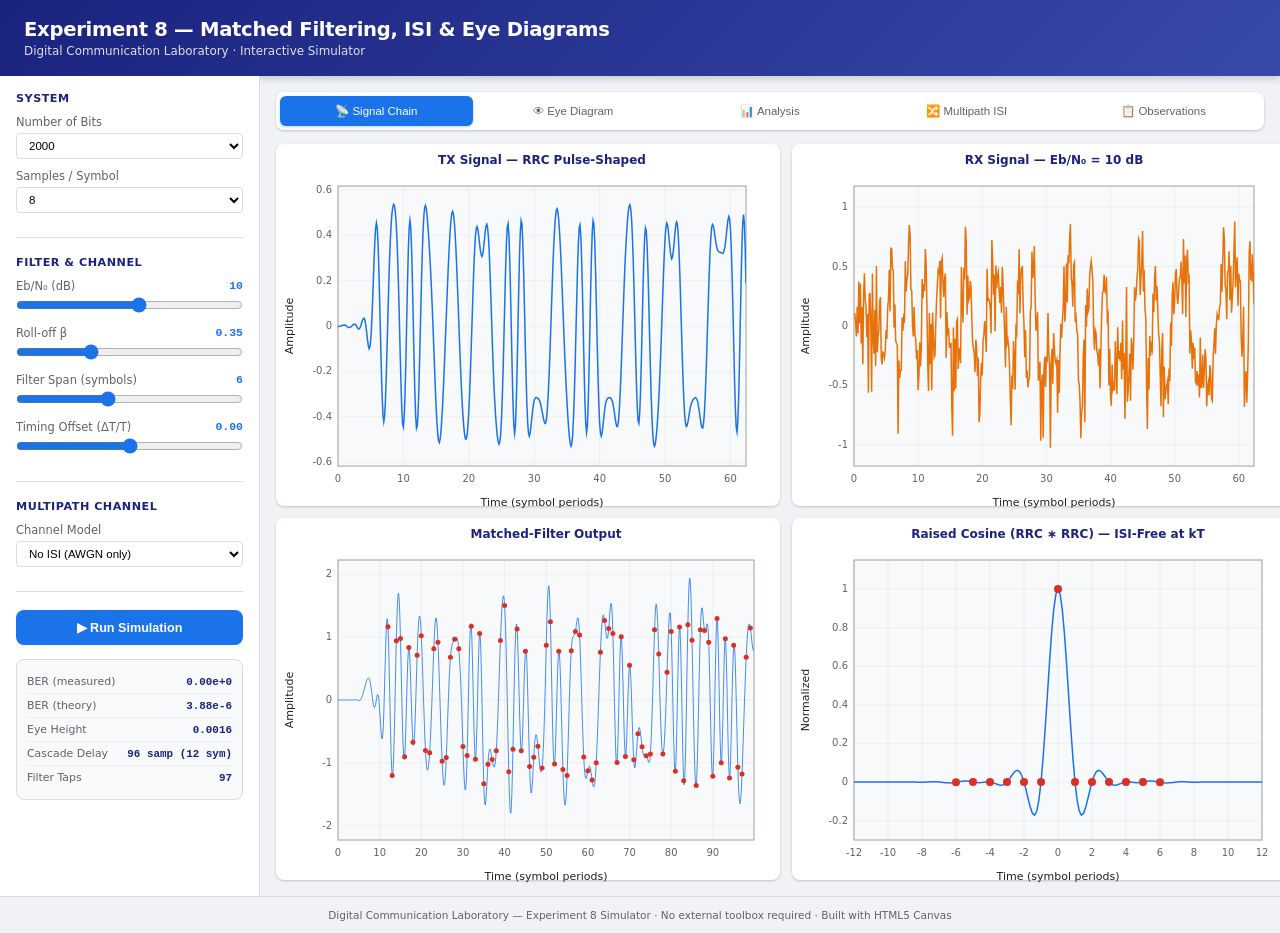
<file: index.html>
<!DOCTYPE html>
<html lang="en">
<head>
    <meta charset="UTF-8">
    <meta name="viewport" content="width=device-width, initial-scale=1.0">
    <title>Experiment 8 — Matched Filtering, ISI &amp; Eye Diagrams Simulator</title>
    <link rel="stylesheet" href="style.css">
</head>
<body>

<header class="header">
    <div class="header-content">
        <h1>Experiment 8 — Matched Filtering, ISI &amp; Eye Diagrams</h1>
        <p>Digital Communication Laboratory · Interactive Simulator</p>
    </div>
</header>

<main class="simulator">
    <!-- ===== Controls Panel ===== -->
    <aside class="controls" id="controls">
        <div class="control-group">
            <h3>System</h3>
            <label>
                Number of Bits
                <select id="numBits">
                    <option value="500">500</option>
                    <option value="1000">1000</option>
                    <option value="2000" selected>2000</option>
                    <option value="5000">5000</option>
                </select>
            </label>
            <label>
                Samples / Symbol
                <select id="sps">
                    <option value="4">4</option>
                    <option value="8" selected>8</option>
                    <option value="16">16</option>
                </select>
            </label>
        </div>

        <div class="control-group">
            <h3>Filter &amp; Channel</h3>
            <label>
                Eb/N₀ (dB) <span id="snrVal">10</span>
                <input type="range" id="snr" min="-2" max="20" step="0.5" value="10">
            </label>
            <label>
                Roll-off β <span id="betaVal">0.35</span>
                <input type="range" id="beta" min="0.05" max="1.0" step="0.05" value="0.35">
            </label>
            <label>
                Filter Span (symbols) <span id="spanVal">6</span>
                <input type="range" id="span" min="2" max="12" step="1" value="6">
            </label>
            <label>
                Timing Offset (ΔT/T) <span id="offsetVal">0.00</span>
                <input type="range" id="offset" min="-0.5" max="0.5" step="0.0625" value="0">
            </label>
        </div>

        <div class="control-group">
            <h3>Multipath Channel</h3>
            <label>
                Channel Model
                <select id="channel">
                    <option value="none">No ISI (AWGN only)</option>
                    <option value="mild">Mild ISI (α=0.3, τ=T)</option>
                    <option value="severe">Severe ISI (α=0.7, τ=T)</option>
                    <option value="twopath">Two-path ISI</option>
                </select>
            </label>
        </div>

        <button id="runBtn" class="run-btn">▶ Run Simulation</button>

        <div class="info-panel" id="infoPanel">
            <div class="info-item">
                <span class="info-label">BER (measured)</span>
                <span class="info-value" id="berMeas">—</span>
            </div>
            <div class="info-item">
                <span class="info-label">BER (theory)</span>
                <span class="info-value" id="berTheory">—</span>
            </div>
            <div class="info-item">
                <span class="info-label">Eye Height</span>
                <span class="info-value" id="eyeHeight">—</span>
            </div>
            <div class="info-item">
                <span class="info-label">Cascade Delay</span>
                <span class="info-value" id="cascadeDelay">—</span>
            </div>
            <div class="info-item">
                <span class="info-label">Filter Taps</span>
                <span class="info-value" id="filterTaps">—</span>
            </div>
        </div>
    </aside>

    <!-- ===== Main Content ===== -->
    <div class="main-content">
        <nav class="tab-bar">
            <button class="tab active" data-tab="signals">📡 Signal Chain</button>
            <button class="tab" data-tab="eye">👁 Eye Diagram</button>
            <button class="tab" data-tab="analysis">📊 Analysis</button>
            <button class="tab" data-tab="multipath">🔀 Multipath ISI</button>
            <button class="tab" data-tab="observations">📋 Observations</button>
        </nav>

        <!-- Tab 1: Signal Chain (Tasks 28 & 29) -->
        <div class="tab-content active" id="tab-signals">
            <div class="plot-grid two-col">
                <div class="plot-wrapper"><canvas id="plotTx"></canvas></div>
                <div class="plot-wrapper"><canvas id="plotRx"></canvas></div>
                <div class="plot-wrapper"><canvas id="plotMF"></canvas></div>
                <div class="plot-wrapper"><canvas id="plotRC"></canvas></div>
            </div>
        </div>

        <!-- Tab 2: Eye Diagram (Interactive) -->
        <div class="tab-content" id="tab-eye">
            <div class="plot-grid eye-layout">
                <div class="plot-wrapper"><canvas id="plotEye"></canvas></div>
                <div class="plot-wrapper"><canvas id="plotDet"></canvas></div>
            </div>
        </div>

        <!-- Tab 3: Analysis (Tasks 30) -->
        <div class="tab-content" id="tab-analysis">
            <div class="plot-grid two-col">
                <div class="plot-wrapper"><canvas id="plotEhSnr"></canvas></div>
                <div class="plot-wrapper"><canvas id="plotBerOff"></canvas></div>
                <div class="plot-wrapper"><canvas id="plotBerSnr"></canvas></div>
                <div class="plot-wrapper"><canvas id="plotEhBeta"></canvas></div>
            </div>
        </div>

        <!-- Tab 4: Multipath ISI (Task 31) -->
        <div class="tab-content" id="tab-multipath">
            <div class="plot-grid two-col">
                <div class="plot-wrapper"><canvas id="plotIsi0"></canvas></div>
                <div class="plot-wrapper"><canvas id="plotIsi1"></canvas></div>
                <div class="plot-wrapper"><canvas id="plotIsi2"></canvas></div>
                <div class="plot-wrapper"><canvas id="plotIsi3"></canvas></div>
            </div>
        </div>

        <!-- Tab 5: Observations -->
        <div class="tab-content observations-tab" id="tab-observations">
            <div class="observations" id="observations">
                <h3>📋 Observations &amp; Interpretation</h3>
                <div id="obsText">
                    <p class="obs-hint">Click <strong>▶ Run Simulation</strong> to begin. Adjust parameters on the left and explore each tab.</p>
                </div>
            </div>
        </div>
    </div>
</main>

<footer>
    <p>Digital Communication Laboratory — Experiment 8 Simulator · No external toolbox required · Built with HTML5 Canvas</p>
</footer>

<script src="dsp.js"></script>
<script src="app.js"></script>
</body>
</html>
</file>
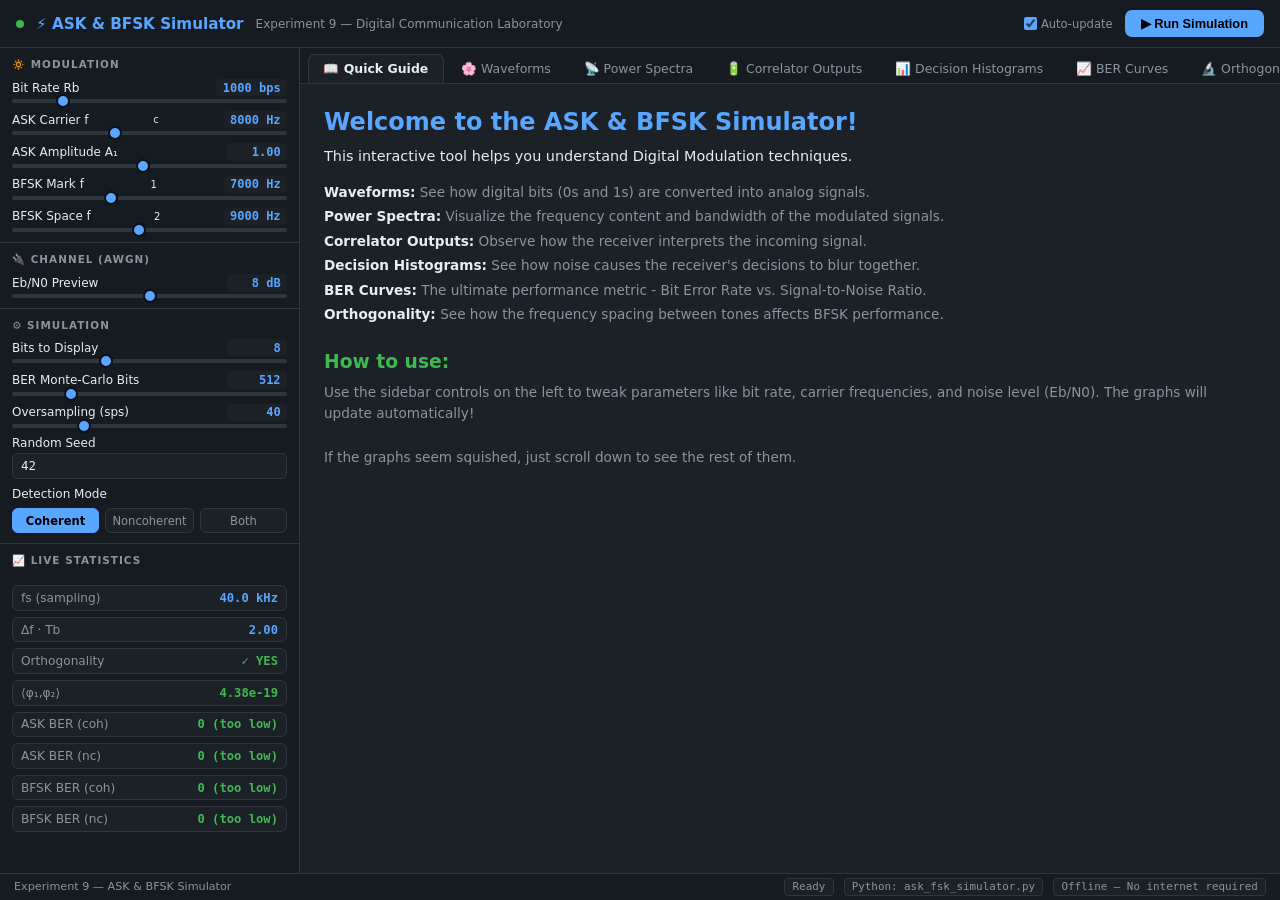
<file: 9 ASK/index.html>
<!DOCTYPE html>
<html lang="en">
<head>
<meta charset="UTF-8">
<meta name="viewport" content="width=device-width, initial-scale=1.0">
<title>Exp 9 — ASK &amp; BFSK Interactive Simulator</title>
<style>
*,*::before,*::after{box-sizing:border-box;margin:0;padding:0}
:root{
  --bg:#0d1117;--surface:#161b22;--card:#1c2128;--border:#30363d;
  --text:#e6edf3;--muted:#8b949e;--placeholder:#484f58;
  --accent:#58a6ff;--green:#3fb950;--purple:#d2a8ff;
  --orange:#ffa657;--red:#f78166;--yellow:#e3b341;
  --radius:10px;--sidebar:300px;
}
html{scroll-behavior:smooth}
body{background:var(--bg);color:var(--text);font-family:'Segoe UI',system-ui,sans-serif;
  display:flex;flex-direction:column;height:100vh;overflow:hidden}

/* ── TOP BAR ── */
header.topbar{
  background:var(--surface);border-bottom:1px solid var(--border);
  height:48px;display:flex;align-items:center;gap:12px;padding:0 16px;
  flex-shrink:0;z-index:50;
}
header.topbar .logo{font-weight:800;font-size:.95rem;color:var(--accent)}
header.topbar .subtitle{font-size:.75rem;color:var(--muted)}
header.topbar .spacer{flex:1}
.run-btn{
  background:var(--accent);color:#000;border:none;border-radius:7px;
  font-size:.8rem;font-weight:700;padding:.35rem 1rem;cursor:pointer;
  transition:opacity .15s;display:flex;align-items:center;gap:5px;
}
.run-btn:hover{opacity:.85}
.run-btn:active{transform:scale(.97)}
.auto-label{font-size:.72rem;color:var(--muted);display:flex;align-items:center;gap:4px}
.auto-label input[type=checkbox]{accent-color:var(--accent)}
.status-dot{width:8px;height:8px;border-radius:50%;background:var(--green);flex-shrink:0}
.status-dot.running{background:var(--orange);animation:pulse .7s infinite alternate}
@keyframes pulse{to{opacity:.3}}

/* ── LAYOUT ── */
.app{display:flex;flex:1;overflow:hidden}

/* ── SIDEBAR ── */
aside.sidebar{
  width:var(--sidebar);flex-shrink:0;background:var(--surface);
  border-right:1px solid var(--border);overflow-y:auto;
  display:flex;flex-direction:column;gap:0;
}
aside.sidebar::-webkit-scrollbar{width:4px}
aside.sidebar::-webkit-scrollbar-thumb{background:var(--border);border-radius:2px}
.ctrl-section{border-bottom:1px solid var(--border);padding:10px 12px}
.ctrl-section-title{
  font-size:.65rem;text-transform:uppercase;letter-spacing:.1em;
  color:var(--muted);margin-bottom:8px;font-weight:600;
}
.ctrl-row{display:flex;flex-direction:column;gap:3px;margin-bottom:8px}
.ctrl-row:last-child{margin-bottom:0}
.ctrl-label{display:flex;justify-content:space-between;align-items:center;
  font-size:.75rem;color:var(--text)}
.ctrl-label .val{font-family:monospace;color:var(--accent);font-weight:600;
  background:var(--card);padding:.1rem .4rem;border-radius:4px;min-width:60px;text-align:right}
input[type=range]{
  -webkit-appearance:none;width:100%;height:4px;
  background:var(--border);border-radius:2px;outline:none;
}
input[type=range]::-webkit-slider-thumb{
  -webkit-appearance:none;width:14px;height:14px;border-radius:50%;
  background:var(--accent);cursor:pointer;border:2px solid var(--bg);
}
input[type=range]::-webkit-slider-thumb:hover{background:var(--purple)}
select,input[type=number],input[type=text]{
  background:var(--card);border:1px solid var(--border);color:var(--text);
  border-radius:5px;padding:.3rem .5rem;font-size:.78rem;width:100%;
  outline:none;font-family:monospace;
}
select:focus,input:focus{border-color:var(--accent)}
.select-row{display:flex;gap:6px}
.select-row select{flex:1}
.radio-group{display:flex;gap:6px;flex-wrap:wrap}
.radio-btn{
  flex:1;text-align:center;padding:.28rem .4rem;border:1px solid var(--border);
  border-radius:6px;font-size:.72rem;cursor:pointer;color:var(--muted);
  background:var(--card);transition:all .15s;user-select:none;
}
.radio-btn.active{background:var(--accent);color:#000;border-color:var(--accent);font-weight:700}

/* Stats in sidebar */
.live-stats{padding:10px 12px;display:flex;flex-direction:column;gap:6px}
.stat-row{display:flex;justify-content:space-between;align-items:center;
  font-size:.76rem;padding:.3rem .5rem;background:var(--card);
  border-radius:6px;border:1px solid var(--border)}
.stat-row .sname{color:var(--muted)}
.stat-row .sval{font-family:monospace;font-weight:600}
.sval.good{color:var(--green)}
.sval.warn{color:var(--orange)}
.sval.bad {color:var(--red)}
.sval.info{color:var(--accent)}

/* ── MAIN AREA ── */
main.main{flex:1;display:flex;flex-direction:column;overflow:hidden}

/* ── TABS ── */
.tabs{
  background:var(--surface);border-bottom:1px solid var(--border);
  display:flex;gap:2px;padding:6px 8px 0;flex-shrink:0;overflow-x:auto;
}
.tabs::-webkit-scrollbar{height:3px}
.tabs::-webkit-scrollbar-thumb{background:var(--border)}
.tab{
  padding:.4rem .9rem;border-radius:7px 7px 0 0;font-size:.78rem;
  cursor:pointer;color:var(--muted);border:1px solid transparent;
  border-bottom:none;background:transparent;transition:all .15s;
  white-space:nowrap;
}
.tab:hover{color:var(--text);background:var(--card)}
.tab.active{
  color:var(--text);background:var(--card);
  border-color:var(--border);font-weight:600;
}

/* ── CANVAS AREA ── */
.plot-area{flex:1;overflow:hidden;position:relative;background:var(--card)}
.canvas-wrap{
  display:none;width:100%;height:100%;
  position:absolute;inset:0;
  overflow-y:auto;
  overflow-x:hidden;
}
.canvas-wrap.active{display:flex;flex-direction:column}
canvas.plot{display:block;width:100%;flex:1;min-height:220px;}

/* Special: side-by-side canvases */
.canvas-wrap.dual{flex-direction:row;flex-wrap:wrap;}
.canvas-wrap.dual canvas{flex:1;min-width:300px;width:100%;}
.canvas-wrap.quad{
  display:grid;grid-template-columns:1fr 1fr;
  grid-template-rows:1fr 1fr;
}
.canvas-wrap.quad canvas{width:100%;height:100%}

/* ── TOOLTIP ── */
.tooltip{
  position:absolute;background:var(--surface);border:1px solid var(--border);
  border-radius:7px;padding:6px 10px;font-size:.75rem;pointer-events:none;
  display:none;z-index:100;
}

/* ── FOOTER ── */
footer.bar{
  background:var(--surface);border-top:1px solid var(--border);
  padding:4px 14px;font-size:.7rem;color:var(--muted);
  display:flex;align-items:center;gap:10px;flex-shrink:0;
}
footer.bar .spacer{flex:1}
.badge-chip{
  background:var(--card);border:1px solid var(--border);
  border-radius:4px;padding:.1rem .45rem;font-family:monospace;
  color:var(--muted);font-size:.68rem;
}
</style>
</head>
<body>

<!-- TOP BAR -->
<header class="topbar">
  <div class="status-dot" id="statusDot"></div>
  <span class="logo">&#9889; ASK &amp; BFSK Simulator</span>
  <span class="subtitle">Experiment 9 &mdash; Digital Communication Laboratory</span>
  <div class="spacer"></div>
  <label class="auto-label">
    <input type="checkbox" id="autoRun" checked> Auto-update
  </label>
  <button class="run-btn" onclick="runAll()">&#9654; Run Simulation</button>
</header>

<div class="app">

<!-- SIDEBAR -->
<aside class="sidebar">

  <!-- MODULATION -->
  <div class="ctrl-section">
    <div class="ctrl-section-title">&#128261; Modulation</div>

    <div class="ctrl-row">
      <div class="ctrl-label">Bit Rate Rb<span class="val" id="v_rb">1000 bps</span></div>
      <input type="range" id="s_rb" min="200" max="5000" step="100" value="1000" oninput="sync('rb',this.value,'v_rb',v=>`${v} bps`)">
    </div>

    <div class="ctrl-row">
      <div class="ctrl-label">ASK Carrier f<sub>c</sub><span class="val" id="v_fc">8000 Hz</span></div>
      <input type="range" id="s_fc" min="1000" max="20000" step="500" value="8000" oninput="sync('fc',this.value,'v_fc',v=>`${v} Hz`)">
    </div>

    <div class="ctrl-row">
      <div class="ctrl-label">ASK Amplitude A₁<span class="val" id="v_a1">1.00</span></div>
      <input type="range" id="s_a1" min="0.1" max="2.0" step="0.05" value="1.0" oninput="sync('a1',this.value,'v_a1',v=>parseFloat(v).toFixed(2))">
    </div>

    <div class="ctrl-row">
      <div class="ctrl-label">BFSK Mark f<sub>1</sub><span class="val" id="v_f1">7000 Hz</span></div>
      <input type="range" id="s_f1" min="500" max="19000" step="500" value="7000" oninput="sync('f1',this.value,'v_f1',v=>`${v} Hz`)">
    </div>

    <div class="ctrl-row">
      <div class="ctrl-label">BFSK Space f<sub>2</sub><span class="val" id="v_f2">9000 Hz</span></div>
      <input type="range" id="s_f2" min="500" max="19000" step="500" value="9000" oninput="sync('f2',this.value,'v_f2',v=>`${v} Hz`)">
    </div>
  </div>

  <!-- CHANNEL -->
  <div class="ctrl-section">
    <div class="ctrl-section-title">&#128268; Channel (AWGN)</div>

    <div class="ctrl-row">
      <div class="ctrl-label">Eb/N0 Preview<span class="val" id="v_snr">8 dB</span></div>
      <input type="range" id="s_snr" min="-4" max="20" step="1" value="8" oninput="sync('snrPreview',this.value,'v_snr',v=>`${v} dB`)">
    </div>
  </div>

  <!-- SIMULATION -->
  <div class="ctrl-section">
    <div class="ctrl-section-title">&#9881; Simulation</div>

    <div class="ctrl-row">
      <div class="ctrl-label">Bits to Display<span class="val" id="v_nb">8</span></div>
      <input type="range" id="s_nb" min="4" max="16" step="1" value="8" oninput="sync('nbDisplay',this.value,'v_nb',v=>v)">
    </div>

    <div class="ctrl-row">
      <div class="ctrl-label">BER Monte-Carlo Bits<span class="val" id="v_ber_n">512</span></div>
      <input type="range" id="s_bern" min="128" max="2048" step="128" value="512" oninput="sync('berN',this.value,'v_ber_n',v=>v)">
    </div>

    <div class="ctrl-row">
      <div class="ctrl-label">Oversampling (sps)<span class="val" id="v_sps">40</span></div>
      <input type="range" id="s_sps" min="20" max="100" step="10" value="40" oninput="sync('sps',this.value,'v_sps',v=>v)">
    </div>

    <div class="ctrl-row">
      <div class="ctrl-label">Random Seed</div>
      <input type="number" id="s_seed" value="42" min="1" max="9999" oninput="P.seed=parseInt(this.value)||42;triggerAuto()">
    </div>

    <div class="ctrl-row">
      <div class="ctrl-label" style="margin-bottom:4px">Detection Mode</div>
      <div class="radio-group">
        <div class="radio-btn active" id="det_coh" onclick="setDet('coherent')">Coherent</div>
        <div class="radio-btn" id="det_nc"  onclick="setDet('noncoherent')">Noncoherent</div>
        <div class="radio-btn" id="det_both" onclick="setDet('both')">Both</div>
      </div>
    </div>
  </div>

  <!-- LIVE STATS -->
  <div class="live-stats">
    <div class="ctrl-section-title" style="padding:0 0 4px">&#128200; Live Statistics</div>
    <div class="stat-row"><span class="sname">fs (sampling)</span><span class="sval info" id="st_fs">–</span></div>
    <div class="stat-row"><span class="sname">Δf · Tb</span><span class="sval info" id="st_df">–</span></div>
    <div class="stat-row"><span class="sname">Orthogonality</span><span class="sval good" id="st_orth">–</span></div>
    <div class="stat-row"><span class="sname">⟨φ₁,φ₂⟩</span><span class="sval info" id="st_ip">–</span></div>
    <div class="stat-row"><span class="sname">ASK BER (coh)</span><span class="sval" id="st_ask_c">–</span></div>
    <div class="stat-row"><span class="sname">ASK BER (nc)</span><span class="sval" id="st_ask_n">–</span></div>
    <div class="stat-row"><span class="sname">BFSK BER (coh)</span><span class="sval" id="st_bfsk_c">–</span></div>
    <div class="stat-row"><span class="sname">BFSK BER (nc)</span><span class="sval" id="st_bfsk_n">–</span></div>
  </div>

</aside>

<!-- MAIN AREA -->
<main class="main">

  <!-- TABS -->
  <div class="tabs">
    <div class="tab active" onclick="showTab(0)">&#128214; Quick Guide</div>
    <div class="tab" onclick="showTab(1)">&#127800; Waveforms</div>
    <div class="tab" onclick="showTab(2)">&#128225; Power Spectra</div>
    <div class="tab" onclick="showTab(3)">&#128267; Correlator Outputs</div>
    <div class="tab" onclick="showTab(4)">&#128202; Decision Histograms</div>
    <div class="tab" onclick="showTab(5)">&#128200; BER Curves</div>
    <div class="tab" onclick="showTab(6)">&#128300; Orthogonality</div>
  </div>

  <!-- PLOT AREA -->
  <div class="plot-area">

    <!-- Tab 0: Guide -->
    <div class="canvas-wrap active" id="wrap0" style="padding: 24px; overflow-y: auto; display: block;">
      <h2 style="color: var(--accent); margin-bottom: 12px;">Welcome to the ASK &amp; BFSK Simulator!</h2>
      <p style="margin-bottom: 16px; font-size: 0.9rem;">This interactive tool helps you understand Digital Modulation techniques.</p>
      <ul style="list-style: none; margin-bottom: 24px; color: var(--muted); line-height: 1.8; font-size: 0.85rem;">
        <li><b style="color: var(--text);">Waveforms:</b> See how digital bits (0s and 1s) are converted into analog signals.</li>
        <li><b style="color: var(--text);">Power Spectra:</b> Visualize the frequency content and bandwidth of the modulated signals.</li>
        <li><b style="color: var(--text);">Correlator Outputs:</b> Observe how the receiver interprets the incoming signal.</li>
        <li><b style="color: var(--text);">Decision Histograms:</b> See how noise causes the receiver's decisions to blur together.</li>
        <li><b style="color: var(--text);">BER Curves:</b> The ultimate performance metric - Bit Error Rate vs. Signal-to-Noise Ratio.</li>
        <li><b style="color: var(--text);">Orthogonality:</b> See how the frequency spacing between tones affects BFSK performance.</li>
      </ul>
      <h3 style="color: var(--green); margin-bottom: 10px;">How to use:</h3>
      <p style="color: var(--muted); line-height: 1.6; font-size: 0.85rem;">
        Use the sidebar controls on the left to tweak parameters like bit rate, carrier frequencies, and noise level (Eb/N0). The graphs will update automatically! <br><br>
        If the graphs seem squished, just scroll down to see the rest of them.
      </p>
    </div>

    <!-- Tab 1: Waveforms (3 stacked) -->
    <div class="canvas-wrap" id="wrap1">
      <canvas id="c_bits" class="plot"></canvas>
      <canvas id="c_ask"  class="plot"></canvas>
      <canvas id="c_bfsk" class="plot"></canvas>
    </div>

    <!-- Tab 2: PSD (side by side) -->
    <div class="canvas-wrap dual" id="wrap2">
      <canvas id="c_psd_ask"  class="plot"></canvas>
      <canvas id="c_psd_bfsk" class="plot"></canvas>
    </div>

    <!-- Tab 3: Correlator outputs (stacked) -->
    <div class="canvas-wrap" id="wrap3">
      <canvas id="c_corr_ask"  class="plot"></canvas>
      <canvas id="c_corr_bfsk" class="plot"></canvas>
    </div>

    <!-- Tab 4: Histograms (side by side) -->
    <div class="canvas-wrap dual" id="wrap4">
      <canvas id="c_hist_ask"  class="plot"></canvas>
      <canvas id="c_hist_bfsk" class="plot"></canvas>
    </div>

    <!-- Tab 5: BER curves -->
    <div class="canvas-wrap" id="wrap5">
      <canvas id="c_ber" class="plot"></canvas>
    </div>

    <!-- Tab 6: Orthogonality -->
    <div class="canvas-wrap" id="wrap6">
      <canvas id="c_orth" class="plot"></canvas>
    </div>

  </div>

</main>
</div>

<div class="tooltip" id="tooltip"></div>

<footer class="bar">
  <span>Experiment 9 &mdash; ASK &amp; BFSK Simulator</span>
  <span class="spacer"></span>
  <span class="badge-chip" id="ft_time">Ready</span>
  <span class="badge-chip">Python: ask_fsk_simulator.py</span>
  <span class="badge-chip">Offline &mdash; No internet required</span>
</footer>

<!-- ═══════════════════════════════════════════════════════════════
     JAVASCRIPT — Complete DSP + Rendering Engine
     ═══════════════════════════════════════════════════════════════ -->
<script>
"use strict";

// ──────────────────────────────────────────────────────────────────
// GLOBAL PARAMS
// ──────────────────────────────────────────────────────────────────
const P = {
  rb: 1000, fc: 8000, f1: 7000, f2: 9000,
  a1: 1.0, a0: 0.0,
  sps: 40,
  snrPreview: 8,
  nbDisplay: 8,
  berN: 512,
  seed: 42,
  detection: 'coherent',
};
Object.defineProperty(P, 'fs', { get: () => P.rb * P.sps });
Object.defineProperty(P, 'Tb', { get: () => 1 / P.rb });

let currentTab = 0;
let autoRun = true;
let simRunning = false;

// ──────────────────────────────────────────────────────────────────
// UI HELPERS
// ──────────────────────────────────────────────────────────────────
function sync(key, val, labelId, fmt) {
  P[key] = parseFloat(val);
  document.getElementById(labelId).textContent = fmt(val);
  triggerAuto();
}

function setDet(mode) {
  P.detection = mode;
  ['det_coh','det_nc','det_both'].forEach(id => document.getElementById(id).classList.remove('active'));
  const map = {coherent:'det_coh', noncoherent:'det_nc', both:'det_both'};
  document.getElementById(map[mode]).classList.add('active');
  triggerAuto();
}

function triggerAuto() {
  if (document.getElementById('autoRun').checked) runAll();
}

document.getElementById('autoRun').addEventListener('change', e => {
  autoRun = e.target.checked;
});

function showTab(i) {
  currentTab = i;
  document.querySelectorAll('.canvas-wrap').forEach((w,j) => {
    w.classList.toggle('active', j === i);
  });
  document.querySelectorAll('.tab').forEach((t,j) => {
    t.classList.toggle('active', j === i);
  });
  renderCurrentTab();
}

// ──────────────────────────────────────────────────────────────────
// SEEDED PRNG  (Mulberry32)
// ──────────────────────────────────────────────────────────────────
function makePRNG(seed) {
  let s = (seed >>> 0) + 1;
  return function() {
    s = (s + 0x6D2B79F5) >>> 0;
    let t = Math.imul(s ^ (s >>> 15), 1 | s);
    t ^= t + Math.imul(t ^ (t >>> 7), 61 | t);
    return ((t ^ (t >>> 14)) >>> 0) / 4294967296;
  };
}

function generateBits(n, seed) {
  const rng = makePRNG(seed);
  const bits = new Uint8Array(n);
  for (let i = 0; i < n; i++) bits[i] = rng() < 0.5 ? 0 : 1;
  return bits;
}

// ──────────────────────────────────────────────────────────────────
// MODULATION
// ──────────────────────────────────────────────────────────────────
function modulateASK(bits, p) {
  const N = p.sps, dt = 1/p.fs;
  const sig = new Float64Array(bits.length * N);
  for (let i = 0; i < bits.length; i++) {
    const A = bits[i] ? p.a1 : p.a0;
    for (let j = 0; j < N; j++) {
      const t = (i * N + j) * dt;
      sig[i*N+j] = A * Math.cos(2*Math.PI*p.fc*t);
    }
  }
  return sig;
}

function modulateBFSK(bits, p) {
  const N = p.sps, dt = 1/p.fs;
  const sig = new Float64Array(bits.length * N);
  let phase = 0;
  for (let i = 0; i < bits.length; i++) {
    const freq = bits[i] ? p.f1 : p.f2;
    for (let j = 0; j < N; j++) {
      phase += 2*Math.PI*freq*dt;
      sig[i*N+j] = Math.cos(phase);
    }
  }
  return sig;
}

// ──────────────────────────────────────────────────────────────────
// AWGN  (Box-Muller)
// ──────────────────────────────────────────────────────────────────
function addAWGN(signal, EbN0_dB, p, seed) {
  const rng = makePRNG(seed);
  const EbN0 = Math.pow(10, EbN0_dB/10);
  let power = 0;
  for (let v of signal) power += v*v;
  power /= signal.length;
  const sigma = Math.sqrt(power / (2 * EbN0 * p.sps));
  const out = new Float64Array(signal.length);
  for (let i = 0; i < signal.length; i += 2) {
    const u1 = Math.max(rng(), 1e-15), u2 = rng();
    const mag = sigma * Math.sqrt(-2*Math.log(u1));
    out[i]   = signal[i]   + mag*Math.cos(2*Math.PI*u2);
    if (i+1 < signal.length)
      out[i+1] = signal[i+1] + mag*Math.sin(2*Math.PI*u2);
  }
  return out;
}

// ──────────────────────────────────────────────────────────────────
// COHERENT RECEIVERS
// ──────────────────────────────────────────────────────────────────
function correlatorASK(rx, bits, p) {
  const N = p.sps, dt = 1/p.fs;
  const stats = new Float64Array(bits.length);
  for (let k = 0; k < bits.length; k++) {
    let sum = 0;
    for (let j = 0; j < N; j++) {
      const t = (k*N+j)*dt;
      sum += rx[k*N+j] * Math.cos(2*Math.PI*p.fc*t);
    }
    stats[k] = sum * dt;
  }
  const z1 = p.a1*N*dt/2, z0 = p.a0*N*dt/2;
  const thresh = (z1+z0)/2;
  const decisions = new Uint8Array(bits.length);
  for (let k = 0; k < bits.length; k++) decisions[k] = stats[k] >= thresh ? 1 : 0;
  return {stats, thresh, decisions};
}

function correlatorBFSK(rx, bits, p) {
  const N = p.sps, dt = 1/p.fs;
  const z1 = new Float64Array(bits.length);
  const z2 = new Float64Array(bits.length);
  for (let k = 0; k < bits.length; k++) {
    let s1=0, s2=0;
    for (let j = 0; j < N; j++) {
      const t = (k*N+j)*dt;
      const r = rx[k*N+j];
      s1 += r * Math.cos(2*Math.PI*p.f1*t);
      s2 += r * Math.cos(2*Math.PI*p.f2*t);
    }
    z1[k]=s1*dt; z2[k]=s2*dt;
  }
  const decisions = new Uint8Array(bits.length);
  for (let k=0;k<bits.length;k++) decisions[k]=z1[k]>=z2[k]?1:0;
  return {z1, z2, decisions};
}

// ──────────────────────────────────────────────────────────────────
// NON-COHERENT RECEIVERS
// ──────────────────────────────────────────────────────────────────
// FFT (Cooley-Tukey in-place)
function fft(re, im, inv) {
  const n = re.length;
  for (let i=1,j=0; i<n; i++) {
    let bit=n>>1;
    for (;j&bit;bit>>=1) j^=bit;
    j^=bit;
    if (i<j){
      let t=re[i];re[i]=re[j];re[j]=t;
      t=im[i];im[i]=im[j];im[j]=t;
    }
  }
  for (let len=2;len<=n;len<<=1){
    const ang = (inv?1:-1)*2*Math.PI/len;
    const wr=Math.cos(ang), wi=Math.sin(ang);
    for (let i=0;i<n;i+=len){
      let cr=1,ci=0;
      for (let j=0;j<len>>1;j++){
        const ur=re[i+j],ui=im[i+j];
        const vr=re[i+j+(len>>1)]*cr-im[i+j+(len>>1)]*ci;
        const vi=re[i+j+(len>>1)]*ci+im[i+j+(len>>1)]*cr;
        re[i+j]=ur+vr;im[i+j]=ui+vi;
        re[i+j+(len>>1)]=ur-vr;im[i+j+(len>>1)]=ui-vi;
        const ncr=cr*wr-ci*wi;ci=cr*wi+ci*wr;cr=ncr;
      }
    }
  }
  if (inv) for (let i=0;i<n;i++){re[i]/=n;im[i]/=n;}
}

function nextPow2(n){let p=1;while(p<n)p<<=1;return p;}

function computeEnvelope(signal) {
  const n = nextPow2(signal.length);
  const re = new Float64Array(n), im = new Float64Array(n);
  for (let i=0;i<signal.length;i++) re[i]=signal[i];
  fft(re,im,false);
  // Hilbert: double positive freqs, zero negative
  for (let k=1;k<n/2;k++){re[k]*=2;im[k]*=2;}
  for (let k=n/2+1;k<n;k++){re[k]=0;im[k]=0;}
  fft(re,im,true);
  const env = new Float64Array(signal.length);
  for (let i=0;i<signal.length;i++)
    env[i]=Math.sqrt(signal[i]*signal[i]+im[i]*im[i]);
  return env;
}

function envelopeASK(rx, bits, p) {
  const env = computeEnvelope(rx);
  const stats = new Float64Array(bits.length);
  for (let k=0;k<bits.length;k++){
    let s=0;
    for (let j=0;j<p.sps;j++) s+=env[k*p.sps+j];
    stats[k]=s/p.sps;
  }
  let mn=Infinity,mx=-Infinity;
  for (let v of stats){if(v<mn)mn=v;if(v>mx)mx=v;}
  const thresh=(mn+mx)/2;
  const decisions=new Uint8Array(bits.length);
  for (let k=0;k<bits.length;k++) decisions[k]=stats[k]>=thresh?1:0;
  return {stats,thresh,decisions};
}

function energyBFSK(rx, bits, p) {
  const {z1,z2} = correlatorBFSK(rx,bits,p);
  const E1=new Float64Array(bits.length),E2=new Float64Array(bits.length);
  for (let k=0;k<bits.length;k++){E1[k]=z1[k]*z1[k];E2[k]=z2[k]*z2[k];}
  const decisions=new Uint8Array(bits.length);
  for (let k=0;k<bits.length;k++) decisions[k]=E1[k]>=E2[k]?1:0;
  return {E1,E2,decisions};
}

// ──────────────────────────────────────────────────────────────────
// PSD  (Welch)
// ──────────────────────────────────────────────────────────────────
function computePSD(signal, fs, nfft=512) {
  const step = nfft>>1;
  const win = new Float64Array(nfft);
  for (let i=0;i<nfft;i++) win[i]=0.5*(1-Math.cos(2*Math.PI*i/(nfft-1)));
  const winPow = win.reduce((a,v)=>a+v*v,0);
  const psd = new Float64Array(nfft/2+1);
  let cnt = 0;
  for (let s=0;s+nfft<=signal.length;s+=step){
    const re=new Float64Array(nfft),im=new Float64Array(nfft);
    for (let i=0;i<nfft;i++) re[i]=signal[s+i]*win[i];
    fft(re,im,false);
    for (let i=0;i<=nfft/2;i++) psd[i]+=re[i]*re[i]+im[i]*im[i];
    cnt++;
  }
  if (cnt===0) cnt=1;
  const scale=1/(cnt*fs*winPow);
  const freq=new Float64Array(nfft/2+1);
  for (let i=0;i<=nfft/2;i++){
    freq[i]=i*fs/nfft;
    psd[i]*=scale*(i>0&&i<nfft/2?2:1);
  }
  return {freq,psd};
}

// ──────────────────────────────────────────────────────────────────
// ORTHOGONALITY
// ──────────────────────────────────────────────────────────────────
function innerProduct(f1,f2,Tb,fs){
  const N=Math.round(Tb*fs), dt=1/fs;
  let s=0;
  for (let i=0;i<N;i++){
    const t=i*dt;
    s+=Math.cos(2*Math.PI*f1*t)*Math.cos(2*Math.PI*f2*t)*dt;
  }
  return s;
}

function computeOrthoCurve(p){
  const pts=300;
  const dfArr=new Float64Array(pts);
  const ipArr=new Float64Array(pts);
  const maxDf=4*p.rb;
  for (let i=0;i<pts;i++){
    const df=i*maxDf/(pts-1);
    dfArr[i]=df/p.rb;
    const fmid=(p.f1+p.f2)/2;
    ipArr[i]=innerProduct(fmid-df/2, fmid+df/2, p.Tb, p.fs);
  }
  return {dfArr,ipArr};
}

// ──────────────────────────────────────────────────────────────────
// THEORETICAL BER
// ──────────────────────────────────────────────────────────────────
function erfcApprox(x){
  // Abramowitz & Stegun 7.1.26 approximation
  const t=1/(1+0.3275911*Math.abs(x));
  const poly=t*(0.254829592+t*(-0.284496736+t*(1.421413741+t*(-1.453152027+t*1.061405429))));
  return poly*Math.exp(-x*x)*(x>=0?1:2-poly*Math.exp(-x*x));
}
function Qfn(x){ return 0.5*erfcApprox(x/Math.SQRT2); }

function berTheory(EbN0_dB, scheme) {
  const r=Math.pow(10,EbN0_dB/10);
  switch(scheme){
    case 'ask_c':  return Qfn(Math.sqrt(r));
    case 'ask_nc': return 0.5*Math.exp(-r/4);
    case 'bfsk_c': return Qfn(Math.sqrt(r));
    case 'bfsk_nc':return 0.5*Math.exp(-r/2);
    default: return 0;
  }
}

// ──────────────────────────────────────────────────────────────────
// MONTE-CARLO BER
// ──────────────────────────────────────────────────────────────────
function berMC(mod, det, EbN0_dB, p, nBits){
  const bits=generateBits(nBits,p.seed+17);
  const tx = mod==='ask' ? modulateASK(bits,p) : modulateBFSK(bits,p);
  const rx = addAWGN(tx, EbN0_dB, p, p.seed+31);
  let dec;
  if (mod==='ask' && det==='coherent') dec=correlatorASK(rx,bits,p).decisions;
  else if (mod==='ask' && det==='noncoherent') dec=envelopeASK(rx,bits,p).decisions;
  else if (mod==='bfsk' && det==='coherent') dec=correlatorBFSK(rx,bits,p).decisions;
  else dec=energyBFSK(rx,bits,p).decisions;
  let err=0;
  for (let k=0;k<nBits;k++) if (bits[k]!==dec[k]) err++;
  return err/nBits;
}

function computeAllBER(p){
  const snrs=[];
  for (let s=-4;s<=16;s+=2) snrs.push(s);
  const res={snrs, ask_c:[], ask_nc:[], bfsk_c:[], bfsk_nc:[]};
  for (const s of snrs){
    res.ask_c.push(Math.max(berMC('ask','coherent',s,p,p.berN),1e-6));
    res.ask_nc.push(Math.max(berMC('ask','noncoherent',s,p,p.berN),1e-6));
    res.bfsk_c.push(Math.max(berMC('bfsk','coherent',s,p,p.berN),1e-6));
    res.bfsk_nc.push(Math.max(berMC('bfsk','noncoherent',s,p,p.berN),1e-6));
  }
  return res;
}

// ──────────────────────────────────────────────────────────────────
// CANVAS PLOTTING HELPERS
// ──────────────────────────────────────────────────────────────────
const DARK = {
  bg:     '#1c2128',
  grid:   '#21262d',
  axis:   '#30363d',
  text:   '#8b949e',
  text2:  '#e6edf3',
  accent: '#58a6ff',
  green:  '#3fb950',
  purple: '#d2a8ff',
  orange: '#ffa657',
  red:    '#f78166',
  yellow: '#e3b341',
};

function resize(canvas) {
  const dpr = window.devicePixelRatio || 1;
  const r = canvas.getBoundingClientRect();
  canvas.width  = r.width  * dpr;
  canvas.height = r.height * dpr;
  const ctx = canvas.getContext('2d');
  ctx.scale(dpr, dpr);
  return {ctx, W: r.width, H: r.height};
}

function clearCanvas(ctx, W, H, title) {
  ctx.fillStyle = DARK.bg;
  ctx.fillRect(0,0,W,H);
  if (title) {
    ctx.fillStyle = DARK.text2;
    ctx.font = `600 12px 'Segoe UI',sans-serif`;
    ctx.textAlign = 'center';
    ctx.fillText(title, W/2, 18);
  }
}

// margins
const M = {top:30, right:20, bottom:42, left:60};

function drawAxes(ctx, W, H, xLabel, yLabel, title) {
  const pw = W - M.left - M.right;
  const ph = H - M.top - M.bottom;

  ctx.strokeStyle = DARK.axis;
  ctx.lineWidth = 1;
  ctx.beginPath();
  ctx.moveTo(M.left, M.top);
  ctx.lineTo(M.left, M.top+ph);
  ctx.lineTo(M.left+pw, M.top+ph);
  ctx.stroke();

  if (title) {
    ctx.fillStyle = DARK.text2;
    ctx.font = `600 11px 'Segoe UI',sans-serif`;
    ctx.textAlign = 'center';
    ctx.fillText(title, M.left+pw/2, 18);
  }
  if (xLabel) {
    ctx.fillStyle = DARK.text;
    ctx.font = `10px 'Segoe UI',sans-serif`;
    ctx.textAlign = 'center';
    ctx.fillText(xLabel, M.left+pw/2, H-4);
  }
  if (yLabel) {
    ctx.save();
    ctx.translate(13, M.top+ph/2);
    ctx.rotate(-Math.PI/2);
    ctx.fillStyle = DARK.text;
    ctx.font = `10px 'Segoe UI',sans-serif`;
    ctx.textAlign = 'center';
    ctx.fillText(yLabel, 0, 0);
    ctx.restore();
  }
  return {pw, ph};
}

function drawGrid(ctx, W, H, nx, ny, xmin, xmax, ymin, ymax, xFmt, yFmt) {
  const pw = W - M.left - M.right;
  const ph = H - M.top - M.bottom;
  const toX = v => M.left + (v-xmin)/(xmax-xmin)*pw;
  const toY = v => M.top  + ph - (v-ymin)/(ymax-ymin)*ph;

  ctx.strokeStyle = DARK.grid; ctx.lineWidth = 0.5;
  ctx.fillStyle = DARK.text; ctx.font = `9px monospace`;

  for (let i=0;i<=nx;i++){
    const v = xmin + i*(xmax-xmin)/nx;
    const x = toX(v);
    ctx.beginPath(); ctx.moveTo(x, M.top); ctx.lineTo(x, M.top+ph); ctx.stroke();
    ctx.textAlign = 'center';
    ctx.fillText(xFmt ? xFmt(v,i) : v.toFixed(1), x, M.top+ph+13);
  }
  for (let i=0;i<=ny;i++){
    const v = ymin + i*(ymax-ymin)/ny;
    const y = toY(v);
    ctx.beginPath(); ctx.moveTo(M.left, y); ctx.lineTo(M.left+pw, y); ctx.stroke();
    ctx.textAlign = 'right';
    ctx.fillText(yFmt ? yFmt(v,i) : v.toFixed(2), M.left-4, y+3);
  }
  return {toX, toY};
}

function plotLine(ctx, xs, ys, color, lw=1.5){
  if (!xs.length) return;
  ctx.strokeStyle = color; ctx.lineWidth = lw;
  ctx.beginPath(); ctx.moveTo(xs[0],ys[0]);
  for (let i=1;i<xs.length;i++) ctx.lineTo(xs[i],ys[i]);
  ctx.stroke();
}

function plotDots(ctx, xs, ys, color, r=3){
  ctx.fillStyle = color;
  for (let i=0;i<xs.length;i++){
    ctx.beginPath(); ctx.arc(xs[i],ys[i],r,0,Math.PI*2); ctx.fill();
  }
}

function drawLegend(ctx, items, x, y){
  ctx.font = `9px 'Segoe UI',sans-serif`;
  for (let i=0;i<items.length;i++){
    const [color, label] = items[i];
    ctx.fillStyle = color;
    ctx.fillRect(x, y+i*14-7, 18, 4);
    ctx.fillStyle = DARK.text2;
    ctx.textAlign = 'left';
    ctx.fillText(label, x+22, y+i*14);
  }
}

// ──────────────────────────────────────────────────────────────────
// PLOT: WAVEFORMS (3 stacked canvases)
// ──────────────────────────────────────────────────────────────────
function plotWaveforms(bits, askSig, bfskSig, p) {
  const nb = Math.min(bits.length, p.nbDisplay);
  const N  = nb * p.sps;
  const dt = 1/p.fs;

  function drawWave(canvasId, sig, color, title, isStep) {
    const canvas = document.getElementById(canvasId);
    const {ctx,W,H} = resize(canvas);
    clearCanvas(ctx,W,H);
    const {pw,ph} = drawAxes(ctx,W,H,'Time [ms]','Amplitude',title);

    let mn=-1.2, mx=1.2;
    if (!isStep){
      let minV=Infinity,maxV=-Infinity;
      for (let i=0;i<N;i++){if(sig[i]<minV)minV=sig[i];if(sig[i]>maxV)maxV=sig[i];}
      const pad=(maxV-minV)*0.15||0.3;
      mn=minV-pad; mx=maxV+pad;
    }

    const tmax = N*dt*1000;
    const {toX,toY} = drawGrid(ctx,W,H,nb,4,0,tmax,mn,mx,
      (v)=>v.toFixed(1),(v)=>v.toFixed(2));

    // Shade bits
    for (let k=0;k<nb;k++){
      const x1=toX(k*p.Tb*1000), x2=toX((k+1)*p.Tb*1000);
      ctx.fillStyle = bits[k]?'rgba(88,166,255,.07)':'rgba(247,129,102,.07)';
      ctx.fillRect(x1,M.top,x2-x1,ph);
      // Bit label
      ctx.fillStyle = bits[k]?DARK.accent:DARK.red;
      ctx.font='bold 10px monospace'; ctx.textAlign='center';
      ctx.fillText(bits[k], (x1+x2)/2, M.top+12);
    }

    // Draw signal
    if (isStep) {
      const vals = new Float64Array(N);
      for (let i=0;i<N;i++) vals[i]=sig[Math.floor(i/p.sps)];
      ctx.strokeStyle=color; ctx.lineWidth=2;
      ctx.beginPath();
      for (let i=0;i<N;i++){
        const x=toX(i*dt*1000), y=toY(vals[i]);
        i===0?ctx.moveTo(x,y):ctx.lineTo(x,y);
      }
      ctx.stroke();
    } else {
      // Downsample for display
      const step = Math.max(1, Math.floor(N/1000));
      ctx.strokeStyle=color; ctx.lineWidth=1.2;
      ctx.beginPath();
      for (let i=0;i<N;i+=step){
        const x=toX(i*dt*1000), y=toY(sig[i]);
        i===0?ctx.moveTo(x,y):ctx.lineTo(x,y);
      }
      ctx.stroke();
    }
  }

  // NRZ bit stream
  drawWave('c_bits', bits, DARK.accent, `Bit Stream  (${nb} bits, Rb=${p.rb} bps)`, true);
  // ASK
  drawWave('c_ask',  askSig,  DARK.green,  `ASK / OOK  (fc=${p.fc} Hz, A1=${p.a1.toFixed(2)}, A0=${p.a0})`, false);
  // BFSK
  drawWave('c_bfsk', bfskSig, DARK.purple, `BFSK  (f1=${p.f1} Hz → bit-1,  f2=${p.f2} Hz → bit-0)`, false);
}

// ──────────────────────────────────────────────────────────────────
// PLOT: PSD
// ──────────────────────────────────────────────────────────────────
function plotPSD(askSig, bfskSig, p) {
  function drawPSD(canvasId, sig, color, title, marks) {
    const canvas = document.getElementById(canvasId);
    const {ctx,W,H} = resize(canvas);
    clearCanvas(ctx,W,H);

    const {freq, psd} = computePSD(sig, p.fs, 512);
    const psdDB = psd.map(v => v>1e-14 ? 10*Math.log10(v) : -140);

    // Clip freq to 2*max(fc,f1,f2)
    const fmax = Math.min(p.fs/2, Math.max(p.fc,p.f1,p.f2)*2.5);
    const imax = freq.findIndex(f=>f>fmax)||freq.length-1;

    let ymin=Infinity, ymax=-Infinity;
    for (let i=0;i<imax;i++){
      if(psdDB[i]<ymin)ymin=psdDB[i];
      if(psdDB[i]>ymax)ymax=psdDB[i];
    }
    ymin=Math.max(ymin, ymax-60);

    const {pw,ph} = drawAxes(ctx,W,H,'Frequency [Hz]','PSD [dBW/Hz]',title);
    const {toX,toY} = drawGrid(ctx,W,H,6,5,0,fmax,ymin,ymax,
      v=>(v/1000).toFixed(1)+'k', v=>v.toFixed(0));

    // Plot PSD
    ctx.strokeStyle=color; ctx.lineWidth=1.3;
    ctx.beginPath();
    for (let i=0;i<imax;i++){
      const x=toX(freq[i]), y=toY(psdDB[i]);
      i===0?ctx.moveTo(x,y):ctx.lineTo(x,y);
    }
    ctx.stroke();

    // Fill under curve
    ctx.fillStyle=color.replace(')',',0.1)').replace('rgb','rgba');
    ctx.lineTo(toX(freq[imax-1]),toY(ymin));
    ctx.lineTo(toX(0),toY(ymin));
    ctx.closePath(); ctx.fill();

    // Mark freqs
    ctx.setLineDash([4,3]);
    marks.forEach(([f,lbl,c])=>{
      if (f>0&&f<fmax){
        const x=toX(f);
        ctx.strokeStyle=c||DARK.orange; ctx.lineWidth=1.2;
        ctx.beginPath(); ctx.moveTo(x,M.top); ctx.lineTo(x,M.top+ph); ctx.stroke();
        ctx.fillStyle=c||DARK.orange; ctx.font='9px monospace'; ctx.textAlign='center';
        ctx.fillText(lbl, x, M.top+8);
      }
    });
    ctx.setLineDash([]);
  }

  drawPSD('c_psd_ask',  askSig,  DARK.green,  `ASK Power Spectrum`,
    [[p.fc,`fc=${(p.fc/1000).toFixed(1)}k`,DARK.orange]]);
  drawPSD('c_psd_bfsk', bfskSig, DARK.purple, `BFSK Power Spectrum`,
    [[p.f1,`f1=${(p.f1/1000).toFixed(1)}k`,DARK.accent],[p.f2,`f2=${(p.f2/1000).toFixed(1)}k`,DARK.orange]]);
}

// ──────────────────────────────────────────────────────────────────
// PLOT: CORRELATOR OUTPUTS
// ──────────────────────────────────────────────────────────────────
function plotCorrelators(bits, rxAsk, rxBfsk, p) {
  const nb = bits.length;
  const askR  = correlatorASK(rxAsk, bits, p);
  const bfskR = correlatorBFSK(rxBfsk, bits, p);

  function drawStem(canvasId, stats, bits_tx, thresh, color0, color1, threshLabel, title, yLabel) {
    const canvas = document.getElementById(canvasId);
    const {ctx,W,H} = resize(canvas);
    clearCanvas(ctx,W,H);

    let mn=Infinity,mx=-Infinity;
    for (let v of stats){if(v<mn)mn=v;if(v>mx)mx=v;}
    mn=Math.min(mn,thresh||0)-Math.abs(mx-mn)*0.2;
    mx=mx+Math.abs(mx-mn)*0.15;
    if (mn===mx){mn-=0.001;mx+=0.001;}

    const {pw,ph} = drawAxes(ctx,W,H,'Bit Index',yLabel,title);
    const idx=Array.from({length:nb},(_,i)=>i);
    const {toX,toY} = drawGrid(ctx,W,H,Math.min(nb-1,15),4,
      -0.5,nb-0.5,mn,mx,
      (v,i)=>Number.isInteger(v)?v.toFixed(0):'',
      v=>v.toExponential(1));

    // Zero line
    const y0=toY(0);
    ctx.strokeStyle=DARK.grid; ctx.lineWidth=0.8; ctx.setLineDash([3,3]);
    ctx.beginPath();ctx.moveTo(M.left,y0);ctx.lineTo(M.left+pw,y0);ctx.stroke();
    ctx.setLineDash([]);

    // Stems
    for (let k=0;k<nb;k++){
      const x=toX(k), y=toY(stats[k]);
      const c = bits_tx[k]?color1:color0;
      ctx.strokeStyle=c; ctx.lineWidth=1.5;
      ctx.beginPath();ctx.moveTo(x,y0);ctx.lineTo(x,y);ctx.stroke();
      ctx.fillStyle=c;
      ctx.beginPath();ctx.arc(x,y,3.5,0,Math.PI*2);ctx.fill();
    }

    // Threshold
    if (thresh!==undefined){
      const yt=toY(thresh);
      ctx.strokeStyle=DARK.orange; ctx.lineWidth=1.5; ctx.setLineDash([6,3]);
      ctx.beginPath();ctx.moveTo(M.left,yt);ctx.lineTo(M.left+pw,yt);ctx.stroke();
      ctx.setLineDash([]);
      ctx.fillStyle=DARK.orange; ctx.font='9px monospace'; ctx.textAlign='left';
      ctx.fillText(threshLabel||'threshold', M.left+4, yt-4);
    }

    // Legend
    drawLegend(ctx,[[color1,'Bit-1 (mark)'],[color0,'Bit-0 (space)']],M.left+pw-90,M.top+10);
  }

  // ASK: single correlator output
  drawStem('c_corr_ask', askR.stats, bits, askR.thresh,
    DARK.red, DARK.accent,
    `γ=${askR.thresh.toExponential(2)}`,
    `ASK Coherent Correlator  (Eb/N0=${p.snrPreview} dB)`,
    'Correlator Output z');

  // BFSK: z1-z2 difference (positive → bit-1)
  const diff = new Float64Array(nb);
  for (let k=0;k<nb;k++) diff[k]=bfskR.z1[k]-bfskR.z2[k];
  drawStem('c_corr_bfsk', diff, bits, 0,
    DARK.red, DARK.purple,
    'Decision boundary',
    `BFSK Coherent Correlator  z1−z2  (bit-1 if > 0)`,
    'z1 − z2');
}

// ──────────────────────────────────────────────────────────────────
// PLOT: HISTOGRAMS
// ──────────────────────────────────────────────────────────────────
function plotHistograms(bits, rxAsk, rxBfsk, p) {
  const askR  = correlatorASK(rxAsk, bits, p);
  const bfskR = correlatorBFSK(rxBfsk, bits, p);
  const bfskDiff = new Float64Array(bits.length);
  for (let k=0;k<bits.length;k++) bfskDiff[k]=bfskR.z1[k]-bfskR.z2[k];

  function drawHist(canvasId, stats, bits_tx, thresh, title) {
    const canvas = document.getElementById(canvasId);
    const {ctx,W,H} = resize(canvas);
    clearCanvas(ctx,W,H);

    const BINS=25;
    let mn=Infinity,mx=-Infinity;
    for (let v of stats){if(v<mn)mn=v;if(v>mx)mx=v;}
    const pad=(mx-mn)*0.1||0.001;
    mn-=pad; mx+=pad;
    const bw=(mx-mn)/BINS;

    const hist1=new Float64Array(BINS),hist0=new Float64Array(BINS);
    const n1=bits_tx.reduce((a,b)=>a+b,0), n0=bits_tx.length-n1;
    for (let k=0;k<stats.length;k++){
      const b=Math.min(Math.floor((stats[k]-mn)/bw),BINS-1);
      if (bits_tx[k]) hist1[b]++;
      else            hist0[b]++;
    }
    // Normalise to density
    if (n1>0) for (let i=0;i<BINS;i++) hist1[i]/=(n1*bw);
    if (n0>0) for (let i=0;i<BINS;i++) hist0[i]/=(n0*bw);

    const ymax=Math.max(...hist1,...hist0)*1.2||1;

    const {pw,ph} = drawAxes(ctx,W,H,'Decision Statistic','Probability Density',title);
    const {toX,toY} = drawGrid(ctx,W,H,6,4,mn,mx,0,ymax,
      v=>v.toExponential(1),v=>v.toFixed(0));

    // Draw bars
    const barW=pw/BINS*0.9;
    for (let i=0;i<BINS;i++){
      const xc=toX(mn+(i+0.5)*bw);
      if (hist0[i]>0){
        const y=toY(hist0[i]);
        ctx.fillStyle='rgba(247,129,102,0.65)';
        ctx.fillRect(xc-barW/2,y,barW,toY(0)-y);
        ctx.strokeStyle=DARK.red; ctx.lineWidth=0.5;
        ctx.strokeRect(xc-barW/2,y,barW,toY(0)-y);
      }
      if (hist1[i]>0){
        const y=toY(hist1[i]);
        ctx.fillStyle='rgba(88,166,255,0.55)';
        ctx.fillRect(xc-barW/2,y,barW,toY(0)-y);
        ctx.strokeStyle=DARK.accent; ctx.lineWidth=0.5;
        ctx.strokeRect(xc-barW/2,y,barW,toY(0)-y);
      }
    }

    // Threshold line
    const xt=toX(thresh);
    ctx.strokeStyle=DARK.orange; ctx.lineWidth=2; ctx.setLineDash([6,3]);
    ctx.beginPath();ctx.moveTo(xt,M.top);ctx.lineTo(xt,M.top+ph);ctx.stroke();
    ctx.setLineDash([]);
    ctx.fillStyle=DARK.orange; ctx.font='9px monospace'; ctx.textAlign='center';
    ctx.fillText('γ='+thresh.toExponential(1),xt,M.top+9);

    drawLegend(ctx,[[DARK.accent,'Bit-1 (mark)'],[DARK.red,'Bit-0 (space)'],[DARK.orange,'Decision threshold']],
      M.left+pw-95, M.top+10);
  }

  drawHist('c_hist_ask',  askR.stats,   bits, askR.thresh,
    `ASK Decision Histogram  (Eb/N0=${p.snrPreview} dB)`);
  drawHist('c_hist_bfsk', bfskDiff, bits, 0,
    `BFSK z1−z2 Histogram  (Eb/N0=${p.snrPreview} dB)`);
}

// ──────────────────────────────────────────────────────────────────
// PLOT: BER CURVES
// ──────────────────────────────────────────────────────────────────
function plotBER(berData, p) {
  const canvas = document.getElementById('c_ber');
  const {ctx,W,H} = resize(canvas);
  clearCanvas(ctx,W,H);

  const snrs = berData.snrs;
  const ymin=-5, ymax=0; // log10 scale

  const {pw,ph} = drawAxes(ctx,W,H,'Eb/N0 [dB]','BER (log scale)',
    `BER vs Eb/N0  (${p.berN} bits/point, ${p.detection} detection shown)`);

  const {toX,toY} = drawGrid(ctx,W,H,
    (snrs[snrs.length-1]-snrs[0])/2, 5,
    snrs[0],snrs[snrs.length-1], ymin,ymax,
    v=>v.toFixed(0),
    v=>v===-5?'10⁻⁵':v===-4?'10⁻⁴':v===-3?'10⁻³':v===-2?'10⁻²':v===-1?'10⁻¹':'10⁰');

  const toLogY = v => v>0 ? toY(Math.max(Math.log10(v),ymin)) : null;

  // Schemes
  const schemes = [
    {key:'ask_c',  color:DARK.accent,  label:'ASK Coherent',     show:['coherent','both']},
    {key:'ask_nc', color:DARK.green,   label:'ASK Noncoherent',  show:['noncoherent','both']},
    {key:'bfsk_c', color:DARK.purple,  label:'BFSK Coherent',    show:['coherent','both']},
    {key:'bfsk_nc',color:DARK.orange,  label:'BFSK Noncoherent', show:['noncoherent','both']},
  ];

  schemes.forEach(s => {
    if (!s.show.includes(p.detection)) return;

    // Theoretical (dotted)
    ctx.strokeStyle=s.color; ctx.lineWidth=1.5; ctx.setLineDash([5,3]); ctx.globalAlpha=0.6;
    ctx.beginPath(); let first=true;
    for (const snr of snrs){
      const yt=toLogY(berTheory(snr,s.key));
      if (yt===null) continue;
      const x=toX(snr);
      first?ctx.moveTo(x,yt):ctx.lineTo(x,yt);
      first=false;
    }
    ctx.stroke(); ctx.setLineDash([]); ctx.globalAlpha=1;

    // Simulated (solid + dots)
    const simVals = berData[s.key];
    ctx.strokeStyle=s.color; ctx.lineWidth=2;
    ctx.beginPath(); first=true;
    snrs.forEach((snr,i)=>{
      const yt=toLogY(simVals[i]);
      if (yt===null) return;
      const x=toX(snr);
      first?ctx.moveTo(x,yt):ctx.lineTo(x,yt);
      first=false;
    });
    ctx.stroke();

    ctx.fillStyle=s.color;
    snrs.forEach((snr,i)=>{
      const yt=toLogY(simVals[i]);
      if (yt===null) return;
      ctx.beginPath();ctx.arc(toX(snr),yt,4,0,Math.PI*2);ctx.fill();
    });
  });

  // Legend
  const vis=schemes.filter(s=>s.show.includes(p.detection));
  const items = vis.flatMap(s=>[
    [s.color, s.label+' (sim)'],
    [s.color.replace(')',',0.4)').replace('rgb','rgba')||s.color, s.label+' (theory, dotted)']
  ]);
  drawLegend(ctx, vis.map(s=>[s.color,s.label+' (sim◼ / theory···)']),
    M.left+4, M.top+8);

  // Current SNR marker
  const xsnr=toX(p.snrPreview);
  ctx.strokeStyle=DARK.yellow; ctx.lineWidth=1.2; ctx.setLineDash([4,4]);
  ctx.beginPath();ctx.moveTo(xsnr,M.top);ctx.lineTo(xsnr,M.top+ph);ctx.stroke();
  ctx.setLineDash([]);
  ctx.fillStyle=DARK.yellow; ctx.font='9px monospace'; ctx.textAlign='center';
  ctx.fillText(`${p.snrPreview}dB`,xsnr,M.top+8);
}

// ──────────────────────────────────────────────────────────────────
// PLOT: ORTHOGONALITY
// ──────────────────────────────────────────────────────────────────
function plotOrthogonality(p) {
  const canvas = document.getElementById('c_orth');
  const {ctx,W,H} = resize(canvas);
  clearCanvas(ctx,W,H);

  const {dfArr,ipArr} = computeOrthoCurve(p);

  let mn=Infinity,mx=-Infinity;
  for (let v of ipArr){if(v<mn)mn=v;if(v>mx)mx=v;}
  const pad=Math.max(Math.abs(mx-mn)*0.15,1e-5);
  mn-=pad; mx+=pad;

  const {pw,ph} = drawAxes(ctx,W,H,'Δf / Rb  (normalised tone spacing)',
    '⟨φ₁, φ₂⟩  [inner product, s]',
    `BFSK Orthogonality — ⟨φ₁,φ₂⟩ vs Normalised Tone Spacing  (f1=${p.f1}Hz, f2=${p.f2}Hz)`);

  const xmax=dfArr[dfArr.length-1];
  const {toX,toY} = drawGrid(ctx,W,H,8,6,0,xmax,mn,mx,
    v=>v.toFixed(1),v=>v.toExponential(0));

  // Zero line
  const y0=toY(0);
  ctx.strokeStyle=DARK.text; ctx.lineWidth=0.8;
  ctx.beginPath();ctx.moveTo(M.left,y0);ctx.lineTo(M.left+pw,y0);ctx.stroke();

  // Mark orthogonal points (Δf·Tb = k/2)
  ctx.setLineDash([4,3]);
  for (let k=1;k<=8;k++){
    const dfNorm=k/2;
    if (dfNorm<=xmax){
      const x=toX(dfNorm);
      ctx.strokeStyle=DARK.orange; ctx.lineWidth=0.9;
      ctx.beginPath();ctx.moveTo(x,M.top);ctx.lineTo(x,M.top+ph);ctx.stroke();
      ctx.fillStyle=DARK.orange; ctx.font='8px monospace'; ctx.textAlign='center';
      ctx.fillText(`k=${k}`, x, M.top+9);
    }
  }
  ctx.setLineDash([]);

  // Plot IP curve
  ctx.strokeStyle=DARK.purple; ctx.lineWidth=1.8;
  ctx.beginPath();
  for (let i=0;i<dfArr.length;i++){
    const x=toX(dfArr[i]), y=toY(ipArr[i]);
    i===0?ctx.moveTo(x,y):ctx.lineTo(x,y);
  }
  ctx.stroke();

  // Mark current Δf
  const curDfNorm = Math.abs(p.f2-p.f1)/p.rb;
  if (curDfNorm<=xmax){
    const x=toX(curDfNorm);
    // Find ip at current Δf
    const idx=dfArr.findIndex(v=>v>=curDfNorm);
    if (idx>=0){
      const ip=ipArr[idx];
      const y=toY(ip);
      ctx.fillStyle=DARK.accent;
      ctx.beginPath();ctx.arc(x,y,7,0,Math.PI*2);ctx.fill();
      ctx.fillStyle=DARK.text2; ctx.font='bold 9px monospace'; ctx.textAlign='center';
      ctx.fillText(`Δf·Tb=${curDfNorm.toFixed(2)}`,x,M.top+ph+28);
    }
  }

  // Table inset
  const tx=M.left+pw-180, ty=M.top+10;
  ctx.fillStyle='rgba(28,33,40,0.9)'; ctx.strokeStyle=DARK.border; ctx.lineWidth=1;
  ctx.roundRect(tx,ty,170,95,6); ctx.fill(); ctx.stroke();
  ctx.fillStyle=DARK.green; ctx.font='bold 9px monospace'; ctx.textAlign='left';
  ctx.fillText('k   Δf·Tb   ⟨φ₁,φ₂⟩   Status',tx+6,ty+14);
  for (let k=1;k<=5;k++){
    const dfNorm=k/2;
    const fmid=(p.f1+p.f2)/2;
    const ip=innerProduct(fmid-dfNorm*p.rb/2, fmid+dfNorm*p.rb/2, p.Tb, p.fs);
    const ok=Math.abs(ip)<5e-5;
    ctx.fillStyle=ok?DARK.green:DARK.red;
    ctx.fillText(`${k}   ${dfNorm.toFixed(1)}     ${ip.toExponential(1)}  ${ok?'✓':'✗'}`,
      tx+6, ty+14+k*14);
  }
}

// ──────────────────────────────────────────────────────────────────
// LIVE STATS UPDATE
// ──────────────────────────────────────────────────────────────────
function updateStats(bits, rxAsk, rxBfsk, p) {
  // fs
  setText('st_fs', `${(p.fs/1000).toFixed(1)} kHz`, 'info');

  // Δf · Tb
  const dfTb = Math.abs(p.f2-p.f1)/p.rb;
  setText('st_df', dfTb.toFixed(2), 'info');

  // Orthogonality
  const ip = innerProduct(p.f1, p.f2, p.Tb, p.fs);
  const isOrth = Math.abs(ip) < 5e-5;
  setText('st_orth', isOrth ? '✓ YES' : '✗ NO', isOrth?'good':'bad');
  setText('st_ip', ip.toExponential(2), Math.abs(ip)<5e-5?'good':'warn');

  // BER at preview SNR
  const snr = p.snrPreview;
  const b_ask_c  = berMC('ask','coherent',snr,p,p.berN);
  const b_ask_nc = berMC('ask','noncoherent',snr,p,p.berN);
  const b_bfsk_c = berMC('bfsk','coherent',snr,p,p.berN);
  const b_bfsk_nc= berMC('bfsk','noncoherent',snr,p,p.berN);

  const berClass=v=>v<0.01?'good':v<0.1?'warn':'bad';
  setText('st_ask_c',  b_ask_c ===0?'0 (too low)':b_ask_c.toExponential(2),  berClass(b_ask_c));
  setText('st_ask_n',  b_ask_nc===0?'0 (too low)':b_ask_nc.toExponential(2), berClass(b_ask_nc));
  setText('st_bfsk_c', b_bfsk_c===0?'0 (too low)':b_bfsk_c.toExponential(2),berClass(b_bfsk_c));
  setText('st_bfsk_n', b_bfsk_nc===0?'0 (too low)':b_bfsk_nc.toExponential(2),berClass(b_bfsk_nc));
}

function setText(id,text,cls){
  const el=document.getElementById(id);
  el.textContent=text;
  el.className='sval'+(cls?' '+cls:'');
}

// ──────────────────────────────────────────────────────────────────
// MAIN SIMULATION RUNNER
// ──────────────────────────────────────────────────────────────────
let lastBerData = null;
let lastBits=null, lastAsk=null, lastBfsk=null, lastRxA=null, lastRxB=null;

function renderCurrentTab(){
  if (!lastBits) return;
  setStatus(true);
  try {
    switch(currentTab){
      case 0: break; // Guide tab
      case 1: plotWaveforms(lastBits, lastAsk, lastBfsk, P); break;
      case 2: plotPSD(lastAsk, lastBfsk, P); break;
      case 3: plotCorrelators(lastBits, lastRxA, lastRxB, P); break;
      case 4: plotHistograms(lastBits, lastRxA, lastRxB, P); break;
      case 5: if(lastBerData) plotBER(lastBerData, P); break;
      case 6: plotOrthogonality(P); break;
    }
  } catch(e){ console.error(e); }
  setStatus(false);
}

function setStatus(running){
  const dot=document.getElementById('statusDot');
  dot.classList.toggle('running', running);
  document.getElementById('ft_time').textContent=running?'Computing…':'Ready';
}

async function runAll(){
  if (simRunning) return;
  simRunning=true;
  setStatus(true);

  const t0=performance.now();

  await new Promise(r=>setTimeout(r,0)); // yield to browser

  try {
    const nb = Math.max(P.nbDisplay, P.berN);
    const bits = generateBits(nb, P.seed);
    const dispBits = bits.slice(0, P.nbDisplay);

    const askFull  = modulateASK(bits, P);
    const bfskFull = modulateBFSK(bits, P);

    const askDisp  = askFull.slice(0, P.nbDisplay*P.sps);
    const bfskDisp = bfskFull.slice(0, P.nbDisplay*P.sps);

    const rxAsk  = addAWGN(askFull,  P.snrPreview, P, P.seed+1);
    const rxBfsk = addAWGN(bfskFull, P.snrPreview, P, P.seed+2);

    lastBits  = dispBits;
    lastAsk   = askDisp;
    lastBfsk  = bfskDisp;
    lastRxA   = rxAsk.slice(0, P.nbDisplay*P.sps);
    lastRxB   = rxBfsk.slice(0, P.nbDisplay*P.sps);

    // BER (use full-length signals)
    lastBerData = computeAllBER(P);

    await new Promise(r=>setTimeout(r,0));

    // Update stats with display-length signals
    const rxAskDisp  = rxAsk.slice(0, P.nbDisplay*P.sps);
    const rxBfskDisp = rxBfsk.slice(0, P.nbDisplay*P.sps);
    updateStats(dispBits, rxAskDisp, rxBfskDisp, P);

    renderCurrentTab();

    const dt=(performance.now()-t0).toFixed(0);
    document.getElementById('ft_time').textContent=`Done in ${dt} ms`;
  } catch(e){ console.error(e); document.getElementById('ft_time').textContent='Error!'; }

  simRunning=false;
  setStatus(false);
}

// ──────────────────────────────────────────────────────────────────
// WINDOW RESIZE → REDRAW
// ──────────────────────────────────────────────────────────────────
let resizeTimer;
window.addEventListener('resize', ()=>{
  clearTimeout(resizeTimer);
  resizeTimer=setTimeout(renderCurrentTab, 150);
});

// ──────────────────────────────────────────────────────────────────
// STARTUP
// ──────────────────────────────────────────────────────────────────
window.addEventListener('load', ()=>runAll());

// CanvasRenderingContext2D.roundRect polyfill
if (!CanvasRenderingContext2D.prototype.roundRect) {
  CanvasRenderingContext2D.prototype.roundRect = function(x,y,w,h,r){
    this.beginPath();
    this.moveTo(x+r,y);
    this.arcTo(x+w,y,x+w,y+h,r);
    this.arcTo(x+w,y+h,x,y+h,r);
    this.arcTo(x,y+h,x,y,r);
    this.arcTo(x,y,x+w,y,r);
    this.closePath();
  };
}
</script>
</body>
</html>
</file>
<file: style.css>
/* ============================================================
   Experiment 8 Simulator — Stylesheet
   ============================================================ */

*, *::before, *::after { box-sizing: border-box; margin: 0; padding: 0; }

:root {
    --primary: #1a237e;
    --primary-light: #3949ab;
    --accent: #1a73e8;
    --bg: #f0f2f5;
    --surface: #ffffff;
    --border: #dadce0;
    --text: #202124;
    --text-sec: #5f6368;
    --success: #34a853;
    --warning: #ea8600;
    --danger: #d93025;
    --radius: 8px;
    --shadow: 0 1px 3px rgba(0,0,0,0.12), 0 1px 2px rgba(0,0,0,0.08);
}

html { font-size: 14px; }
body {
    font-family: 'Segoe UI', system-ui, -apple-system, sans-serif;
    background: var(--bg);
    color: var(--text);
    min-height: 100vh;
}

/* ---- Header ---- */
.header {
    background: linear-gradient(135deg, var(--primary) 0%, var(--primary-light) 100%);
    color: white;
    padding: 18px 24px;
    box-shadow: 0 2px 8px rgba(0,0,0,0.2);
}
.header h1 { font-size: 1.4rem; font-weight: 600; letter-spacing: -0.3px; }
.header p { font-size: 0.85rem; opacity: 0.85; margin-top: 3px; }

/* ---- Simulator Layout ---- */
.simulator {
    display: grid;
    grid-template-columns: 260px 1fr;
    gap: 0;
    max-width: 1600px;
    margin: 0 auto;
    min-height: calc(100vh - 80px);
}

/* ---- Controls Panel ---- */
.controls {
    background: var(--surface);
    border-right: 1px solid var(--border);
    padding: 16px;
    overflow-y: auto;
    max-height: calc(100vh - 80px);
    position: sticky;
    top: 0;
}

.control-group {
    margin-bottom: 18px;
    padding-bottom: 14px;
    border-bottom: 1px solid var(--border);
}
.control-group:last-of-type { border-bottom: none; }
.control-group h3 {
    font-size: 0.8rem;
    text-transform: uppercase;
    letter-spacing: 0.5px;
    color: var(--primary);
    margin-bottom: 10px;
    font-weight: 700;
}

.controls label {
    display: block;
    font-size: 0.82rem;
    color: var(--text-sec);
    margin-bottom: 10px;
}
.controls label span {
    float: right;
    font-weight: 600;
    color: var(--accent);
    font-family: 'Consolas', 'Courier New', monospace;
}

.controls input[type="range"] {
    width: 100%;
    margin-top: 4px;
    accent-color: var(--accent);
}
.controls select {
    width: 100%;
    margin-top: 4px;
    padding: 5px 8px;
    border: 1px solid var(--border);
    border-radius: 4px;
    font-size: 0.82rem;
    background: var(--surface);
}

.run-btn {
    width: 100%;
    padding: 10px;
    background: var(--accent);
    color: white;
    border: none;
    border-radius: var(--radius);
    font-size: 0.9rem;
    font-weight: 600;
    cursor: pointer;
    transition: background 0.2s;
    margin-bottom: 14px;
}
.run-btn:hover { background: #1557b0; }
.run-btn:disabled { background: #9aa0a6; cursor: wait; }

/* ---- Info Panel ---- */
.info-panel {
    background: #f8f9fa;
    border-radius: var(--radius);
    padding: 10px;
    border: 1px solid var(--border);
}
.info-item {
    display: flex;
    justify-content: space-between;
    align-items: center;
    padding: 5px 0;
    font-size: 0.78rem;
    border-bottom: 1px solid #eee;
}
.info-item:last-child { border-bottom: none; }
.info-label { color: var(--text-sec); }
.info-value {
    font-family: 'Consolas', 'Courier New', monospace;
    font-weight: 600;
    color: var(--primary);
}

/* ---- Main Content ---- */
.main-content {
    display: flex;
    flex-direction: column;
    padding: 16px;
    overflow-y: auto;
    max-height: calc(100vh - 80px);
}

/* ---- Tab Bar ---- */
.tab-bar {
    display: flex;
    gap: 4px;
    background: var(--surface);
    padding: 4px;
    border-radius: var(--radius);
    box-shadow: var(--shadow);
    margin-bottom: 14px;
    flex-shrink: 0;
}
.tab {
    flex: 1;
    padding: 8px 12px;
    border: none;
    background: transparent;
    border-radius: 6px;
    font-size: 0.82rem;
    font-weight: 500;
    color: var(--text-sec);
    cursor: pointer;
    transition: all 0.2s;
    white-space: nowrap;
}
.tab:hover { background: #e8f0fe; color: var(--accent); }
.tab.active {
    background: var(--accent);
    color: white;
    box-shadow: 0 1px 3px rgba(26,115,232,0.3);
}

/* ---- Tab Content ---- */
.tab-content { display: none; flex: 1; min-height: 0; }
.tab-content.active { display: flex; flex-direction: column; }
.observations-tab.active { display: block; }

/* ---- Plot Grids ---- */
.plot-grid {
    display: grid;
    gap: 12px;
    flex: 1;
    min-height: 0;
}
.plot-grid.two-col {
    grid-template-columns: 1fr 1fr;
    grid-template-rows: 1fr 1fr;
}
.plot-grid.eye-layout {
    grid-template-columns: 1fr;
    grid-template-rows: 2fr 1fr;
}

.plot-wrapper {
    background: var(--surface);
    border-radius: var(--radius);
    box-shadow: var(--shadow);
    padding: 4px;
    display: flex;
    align-items: stretch;
    min-height: 200px;
}
.plot-wrapper canvas {
    width: 100%;
    height: 100%;
    display: block;
}

/* ---- Observations ---- */
.observations {
    background: var(--surface);
    border-radius: var(--radius);
    box-shadow: var(--shadow);
    padding: 14px 18px;
    margin-top: 14px;
    flex-shrink: 0;
    max-height: 300px;
    overflow-y: auto;
}
.observations-tab .observations {
    height: 100%;
    max-height: none;
    margin-top: 0;
}
.observations h3 {
    font-size: 0.9rem;
    color: var(--primary);
    margin-bottom: 8px;
    position: sticky;
    top: 0;
    background: var(--surface);
    padding-bottom: 4px;
}
.observations h4 {
    font-size: 0.85rem;
    color: var(--primary-light);
    margin: 10px 0 6px 0;
}
.observations p {
    font-size: 0.8rem;
    line-height: 1.5;
    color: var(--text-sec);
    margin-bottom: 6px;
}
.observations ul {
    font-size: 0.8rem;
    line-height: 1.6;
    color: var(--text-sec);
    margin-left: 18px;
    margin-bottom: 6px;
}
.observations hr {
    border: none;
    border-top: 1px solid var(--border);
    margin: 10px 0;
}
.observations b { color: var(--text); }
.obs-hint {
    color: var(--text-sec);
    font-style: italic;
    text-align: center;
    padding: 20px;
}

.obs-table {
    width: 100%;
    border-collapse: collapse;
    font-size: 0.8rem;
    margin: 8px 0;
}
.obs-table th, .obs-table td {
    padding: 6px 10px;
    border: 1px solid var(--border);
    text-align: left;
}
.obs-table th {
    background: #f8f9fa;
    color: var(--primary);
    font-weight: 600;
}

/* ---- Footer ---- */
footer {
    text-align: center;
    padding: 12px;
    font-size: 0.75rem;
    color: var(--text-sec);
    border-top: 1px solid var(--border);
}

/* ---- Loading overlay ---- */
.loading-overlay {
    position: absolute;
    inset: 0;
    background: rgba(255,255,255,0.85);
    display: flex;
    align-items: center;
    justify-content: center;
    font-size: 0.9rem;
    color: var(--accent);
    font-weight: 600;
    border-radius: var(--radius);
    z-index: 10;
}

/* ---- Responsive ---- */
@media (max-width: 900px) {
    .simulator { grid-template-columns: 1fr; }
    .controls {
        position: static;
        max-height: none;
        border-right: none;
        border-bottom: 1px solid var(--border);
    }
    .main-content { max-height: none; }
    .plot-grid.two-col { grid-template-columns: 1fr; }
}
</file>
